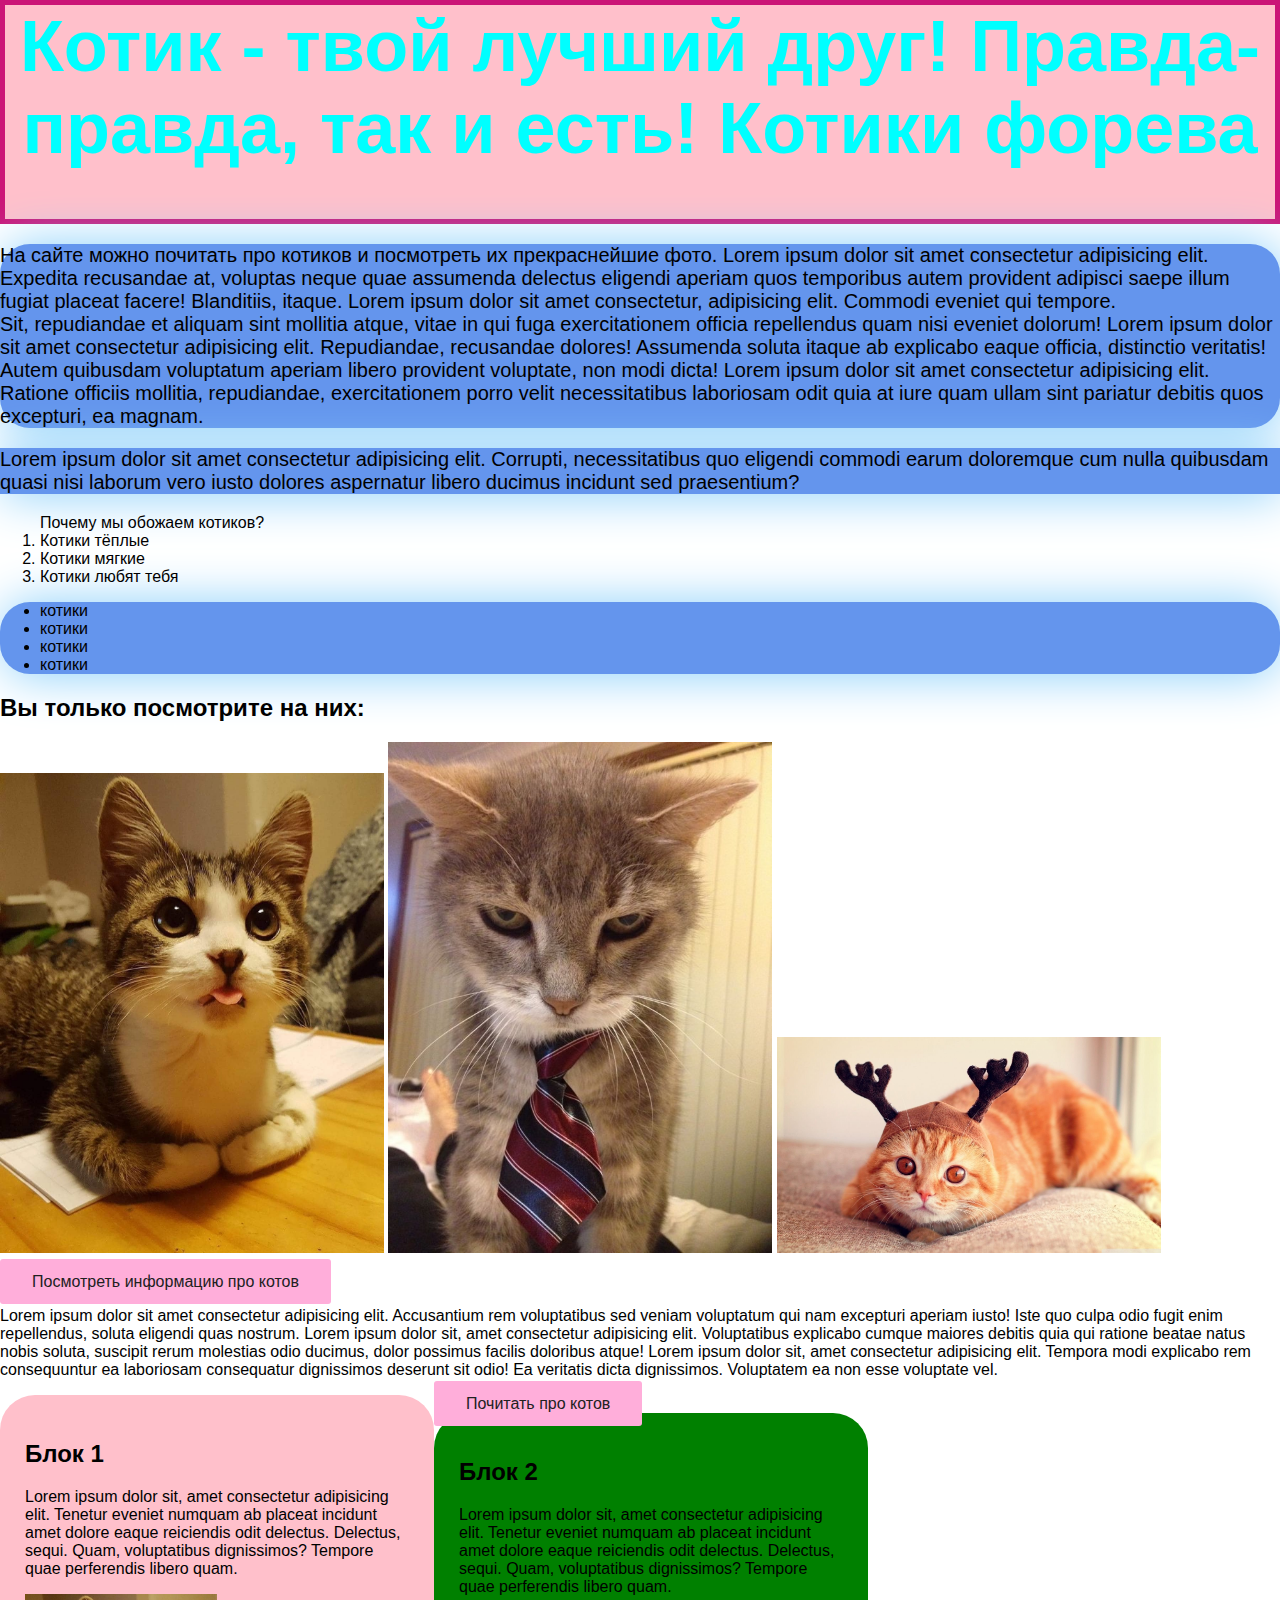
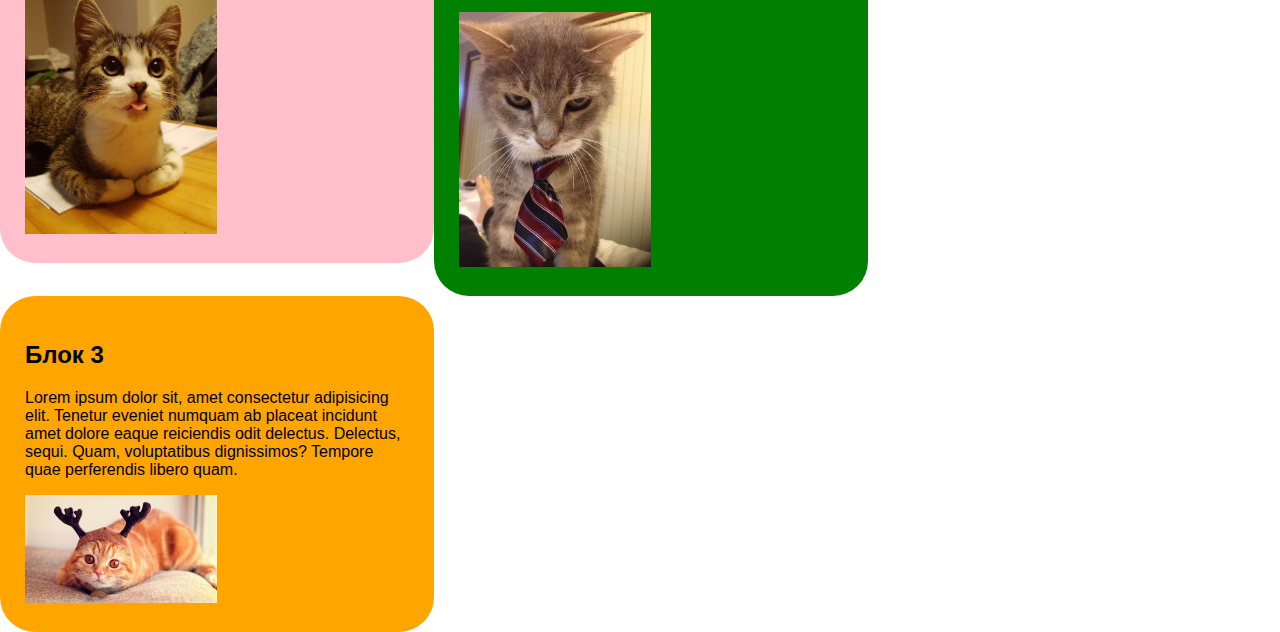
<file: Lesson 1/index.html>
<!DOCTYPE html>
<html lang="en">
<head>
    <meta charset="UTF-8">
    <meta http-equiv="X-UA-Compatible" content="IE=edge">
    <meta name="viewport" content="width=device-width, initial-scale=1.0">
    <title>Сайт про котиков</title>
    <link rel="stylesheet" href="./style.css">
</head>
<body>
  <h1>Котик - твой лучший друг! Правда-правда, так и есть! Котики форева</h1> <!-- заголовок --> 
  <p class="large blue rounded">На сайте можно почитать про котиков и посмотреть их прекраснейшие фото. Lorem ipsum dolor sit amet consectetur adipisicing elit. Expedita recusandae at, voluptas neque quae assumenda delectus eligendi aperiam quos temporibus autem provident adipisci saepe illum fugiat placeat facere! Blanditiis, itaque. Lorem ipsum dolor sit amet consectetur, adipisicing elit. Commodi eveniet qui tempore. <br> Sit, repudiandae et aliquam sint mollitia atque, vitae in qui fuga exercitationem officia repellendus quam nisi eveniet dolorum! Lorem ipsum dolor sit amet consectetur adipisicing elit. Repudiandae, recusandae dolores! Assumenda soluta itaque ab explicabo eaque officia, distinctio veritatis! Autem quibusdam voluptatum aperiam libero provident voluptate, non modi dicta! Lorem ipsum dolor sit amet consectetur adipisicing elit. Ratione officiis mollitia, repudiandae, exercitationem porro velit necessitatibus laboriosam odit quia at iure quam ullam sint pariatur debitis quos excepturi, ea magnam. </p> 
  <p class="large blue">Lorem ipsum dolor sit amet consectetur adipisicing elit. Corrupti, necessitatibus quo eligendi commodi earum doloremque cum nulla quibusdam quasi nisi laborum vero iusto dolores aspernatur libero ducimus incidunt sed praesentium?</p> <!-- абзац -->
  <!--нумерованный список -->
<ol> Почему мы обожаем котиков?
    <li>Котики тёплые</li>
    <li>Котики мягкие</li>
    <li>Котики любят тебя</li>
</ol>
<!-- маркированный список -->
<ul class="blue rounded">
    <li>котики</li>
    <li>котики</li>
    <li>котики</li>
    <li>котики</li>
</ul>
<h2>Вы только посмотрите на них:</h2>
<img src="./котики/cat1.jpg" alt="Смешной кот" title="Смешной котик">
<img src="./котики/cat2.jpg" alt="">
<img src="./котики/cat3.jpg" alt="">
<p><a href="https://petstory.ru/knowledge/cats/" target="_blank">Посмотреть информацию про котов</a></p>
<p">Lorem ipsum dolor sit amet consectetur adipisicing elit. Accusantium rem voluptatibus sed veniam voluptatum qui nam excepturi aperiam iusto! Iste quo culpa odio fugit enim repellendus, soluta eligendi quas nostrum. Lorem ipsum dolor sit, amet consectetur adipisicing elit. Voluptatibus explicabo cumque maiores debitis quia qui ratione beatae natus nobis soluta, suscipit rerum molestias odio ducimus, dolor possimus facilis doloribus atque! Lorem ipsum dolor sit, amet consectetur adipisicing elit. Tempora modi explicabo rem consequuntur ea laboriosam consequatur dignissimos deserunt sit odio! Ea veritatis dicta dignissimos. Voluptatem ea non esse voluptate vel.</p>
<a href="https://petstory.ru/knowledge/cats/" target="_blank">Почитать про котов</a>
<div class="block pink">
    <h2>Блок 1</h2>
    <p>Lorem ipsum dolor sit, amet consectetur adipisicing elit. Tenetur eveniet numquam ab placeat incidunt amet dolore eaque reiciendis odit delectus. Delectus, sequi. Quam, voluptatibus dignissimos? Tempore quae perferendis libero quam.</p>
    <img src="./котики/cat1.jpg" alt="">
</div>
<div >
<div class="block green">
    <h2>Блок 2</h2>
    <p>Lorem ipsum dolor sit, amet consectetur adipisicing elit. Tenetur eveniet numquam ab placeat incidunt amet dolore eaque reiciendis odit delectus. Delectus, sequi. Quam, voluptatibus dignissimos? Tempore quae perferendis libero quam.</p>
    <img src="./котики/cat2.jpg" alt="">
</div>
<div class="block orange">
    <h2>Блок 3</h2>
    <p>Lorem ipsum dolor sit, amet consectetur adipisicing elit. Tenetur eveniet numquam ab placeat incidunt amet dolore eaque reiciendis odit delectus. Delectus, sequi. Quam, voluptatibus dignissimos? Tempore quae perferendis libero quam.</p>
    <img src="./котики/cat3.jpg" alt="">
</div>
</body>
</html>
</file>
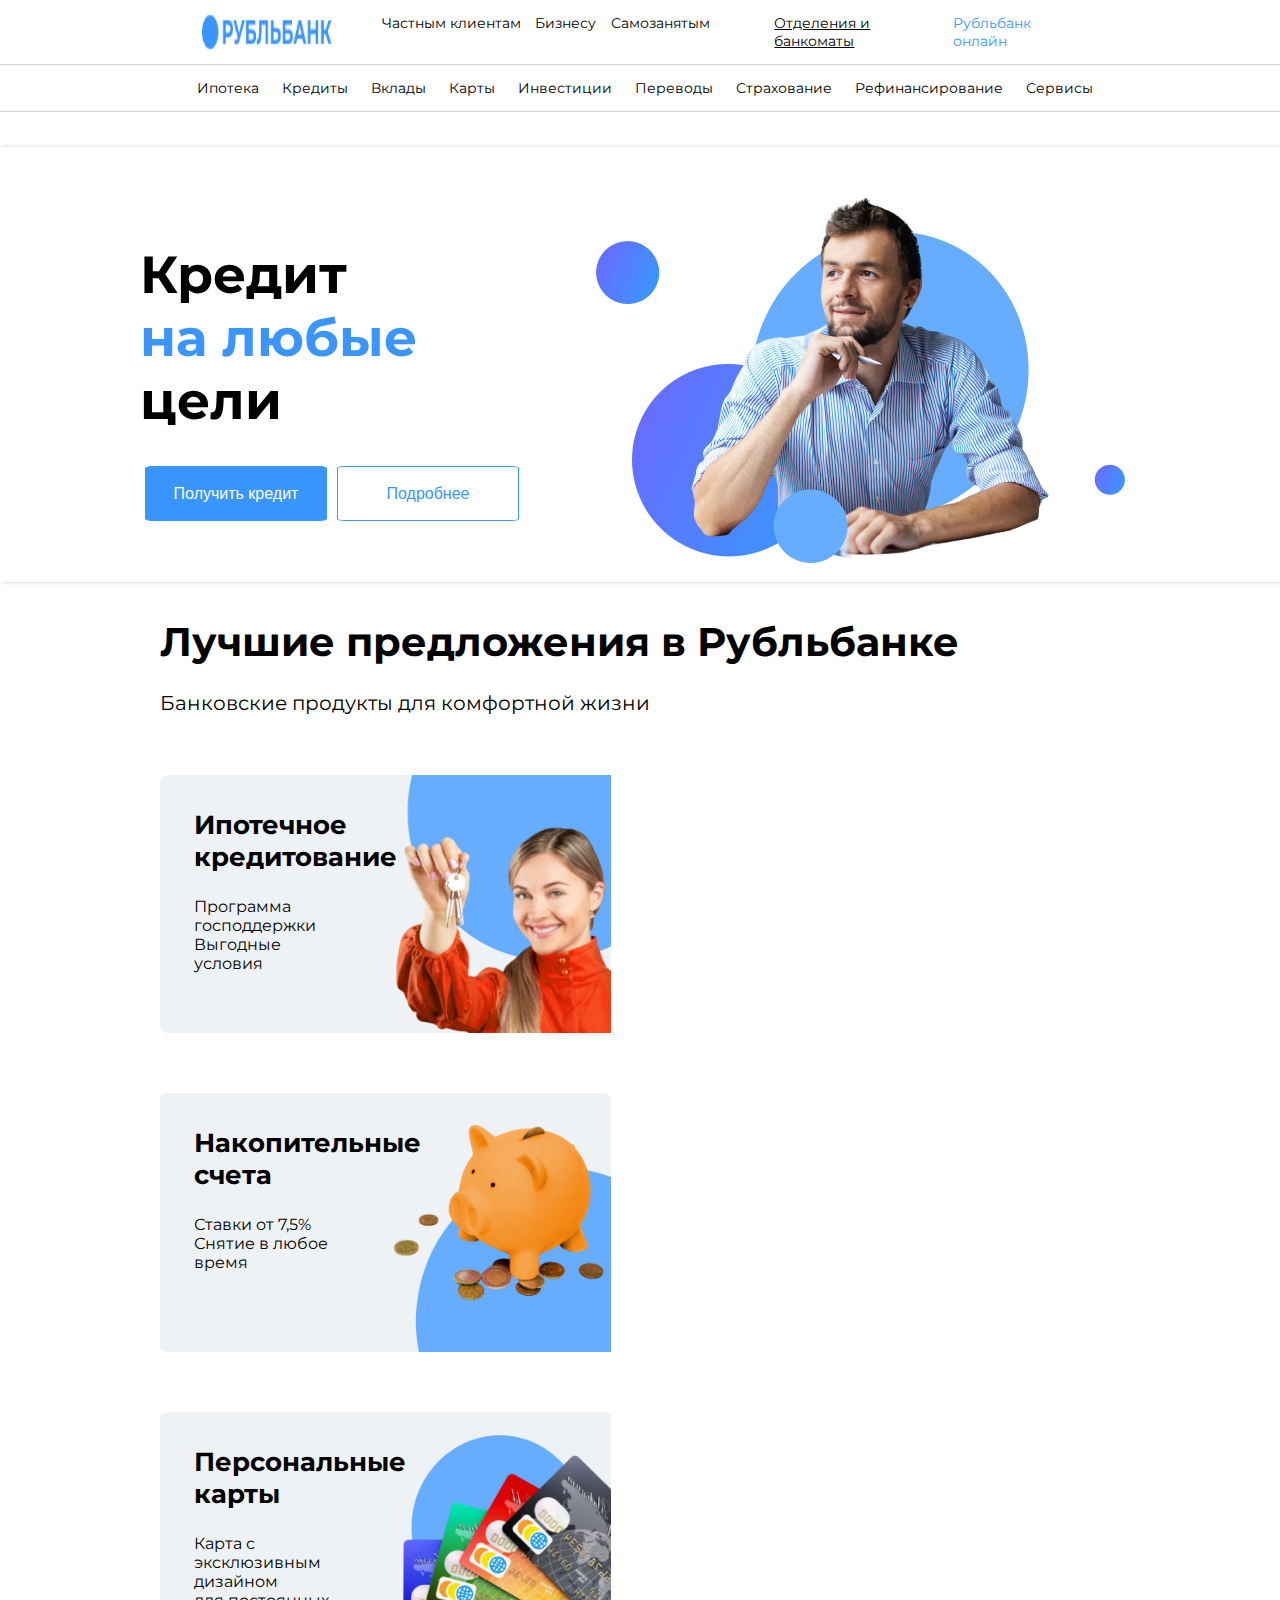
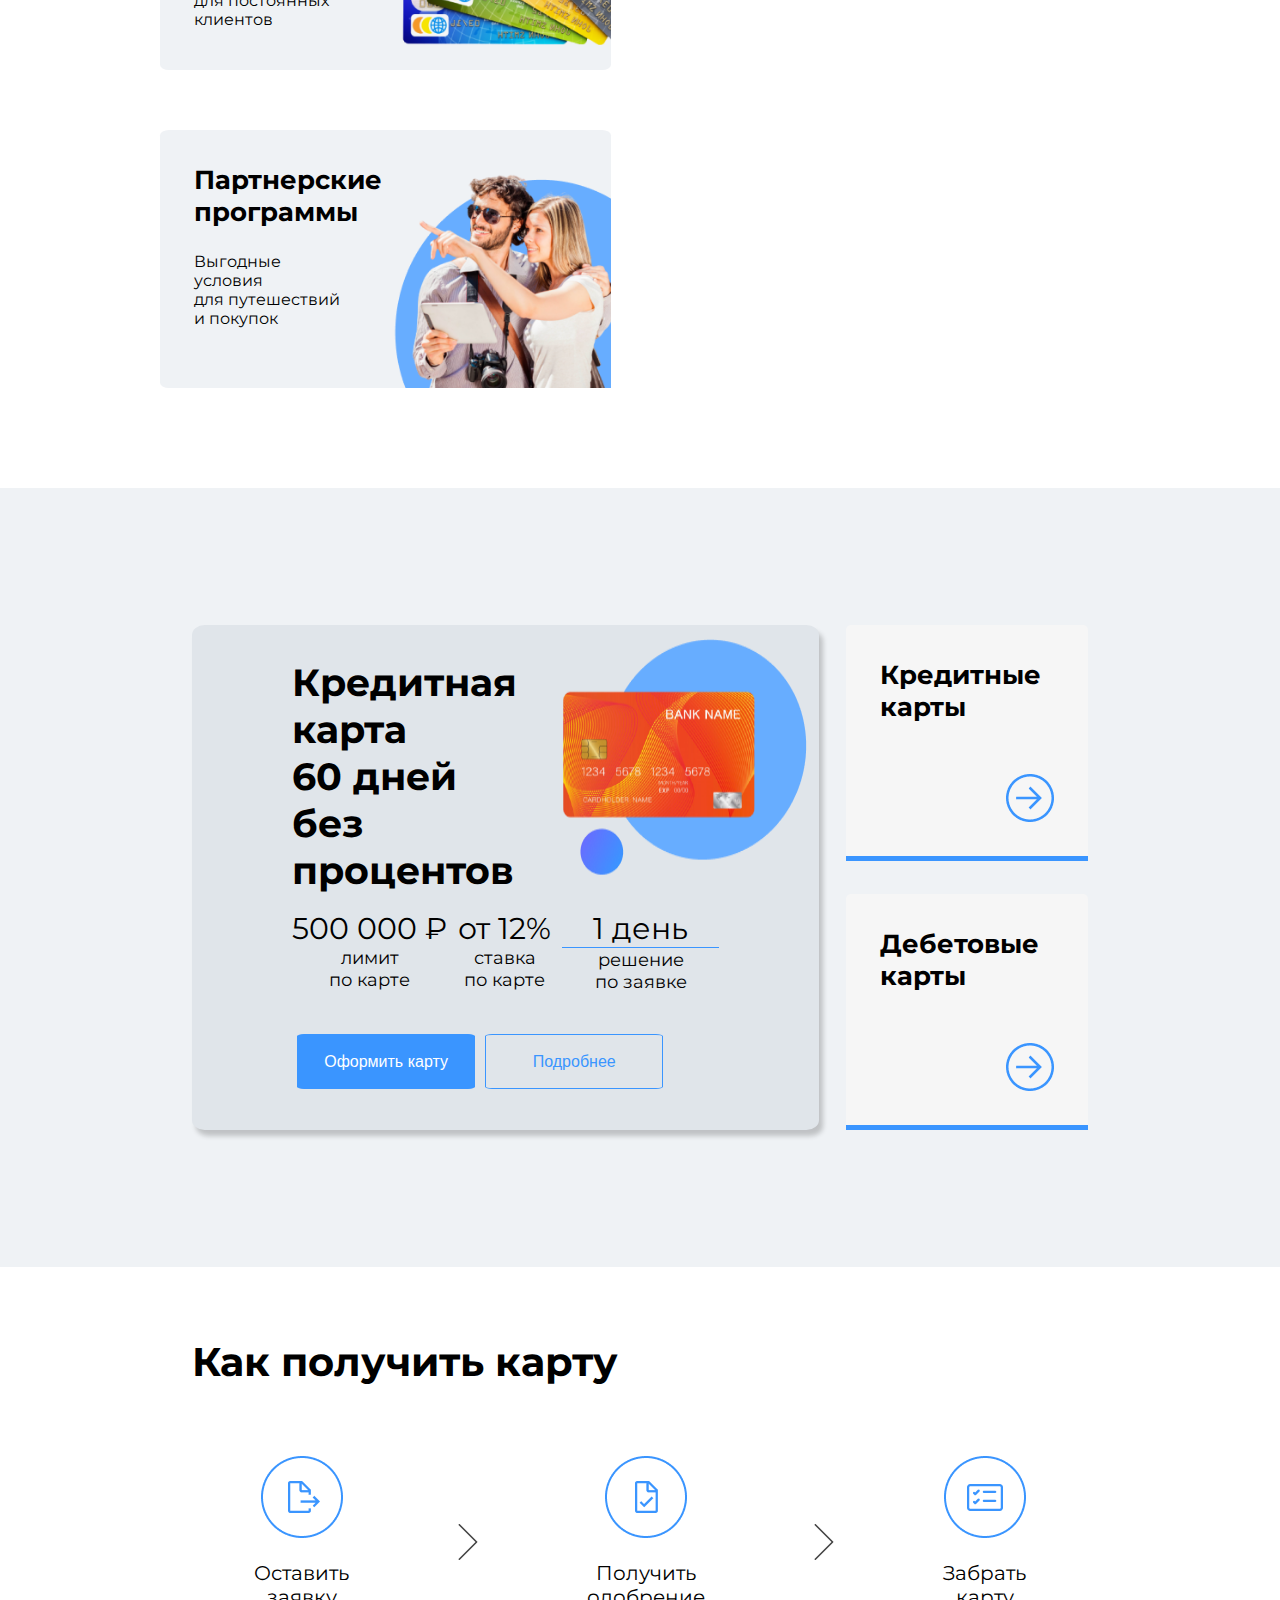
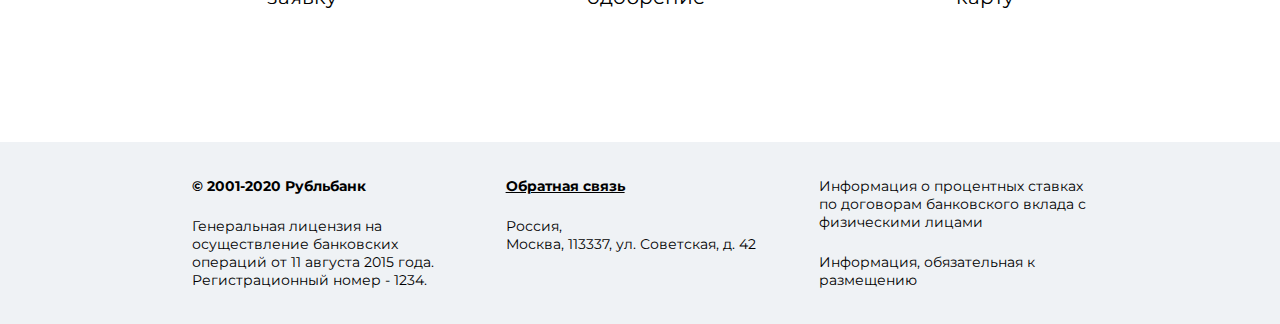
<file: RubleBunk/index.first-page.html>
<!DOCTYPE html>
<html lang="en">
  <head>
    <meta charset="UTF-8" />
    <meta http-equiv="X-UA-Compatible" content="IE=edge" />
    <meta name="viewport" content="width=device-width, initial-scale=1.0" />
    <title>Рубльбанк</title>
    <link rel="stylesheet" href="style.first-page.css" />
    <link rel="preconnect" href="https://fonts.googleapis.com" />
    <link rel="preconnect" href="https://fonts.gstatic.com" crossorigin />
    <link
      href="https://fonts.googleapis.com/css2?family=Montserrat:wght@400;500;600&display=swap"
      rel="stylesheet"
    />
  </head>
  <body>
    <div class="main-container">
      <header>
        <div class="header-wrapper">
          <div class="upper-menu">
            <div class="left-side-menu">
              <img src="img/logo.png" alt="logo" />
              <ul class="left-side-menu-list">
                <li class="link-change">Частным клиентам</li>
                <li class="link-change">Бизнесу</li>
                <li class="link-change">Самозанятым</li>
              </ul>
            </div>
            <div class="right-side-menu">
              <ul class="right-side-menu-list">
                <li class="link-change">
                  <span class="ATM">Отделения и банкоматы</span>
                </li>
                <li class="link-change">
                  <span class="bank-online">Рубльбанк онлайн</span>
                </li>
              </ul>
            </div>
          </div>
          <div class="main-menu">
            <nav>
              <ul class="nav-menu">
                <li class="link-change">Ипотека</li>
                <li class="link-change">Кредиты</li>
                <li class="link-change">Вклады</li>
                <li class="link-change">Карты</li>
                <li class="link-change">Инвестиции</li>
                <li class="link-change">Переводы</li>
                <li class="link-change">Страхование</li>
                <li class="link-change">Рефинансирование</li>
                <li class="link-change">Сервисы</li>
              </ul>
            </nav>
          </div>
        </div>
      </header>
      <main>
        <section class="main-banner">
          <div class="main-banner-wrapper">
            <div class="loan-wrapper">
              <h1>
                Кредит <br /><span class="heading-blue">на любые</span> цели
              </h1>
              <div class="buttons-wrapper">
                <button class="button blue">Получить кредит</button>
                <button class="button white">Подробнее</button>
              </div>
            </div>
            <img class="banner" src="img/banner.png" alt="Main banner" />
          </div>
        </section>
        <section class="best-offers">
          <div class="best-offers-wrapper">
            <div class="best-offer-titles">
              <p class="best-offer-title-big">
                Лучшие предложения в Рубльбанке
              </p>
              <p class="best-offer-title-small">
                Банковские продукты для комфортной жизни
              </p>
            </div>
            <div class="bank-offers-wrapper">
              <div class="bank-offer">
                <div class="bank-offer-text">
                  <p class="bank-offer-title">Ипотечное кредитование</p>
                  <p class="bank-offer-description">
                    Программа господдержки<br />Выгодные условия
                  </p>
                </div>
                <img
                  class="bank-offer-pic"
                  src="img/mortgage.png"
                  alt="A woman with keys"
                />
              </div>
              <div class="bank-offer">
                <div class="bank-offer-text">
                  <p class="bank-offer-title">Накопительные счета</p>
                  <p class="bank-offer-description">
                    Ставки от 7,5%<br />Снятие в любое время
                  </p>
                </div>
                <img
                  class="bank-offer-pic"
                  src="img/pig-bank.png"
                  alt="A pig bank"
                />
              </div>
              <div class="bank-offer">
                <div class="bank-offer-text">
                  <p class="bank-offer-title">Персональные карты</p>
                  <p class="bank-offer-description">
                    Карта с эксклюзивным дизайном <br />
                    для постоянных клиентов
                  </p>
                </div>
                <img
                  class="bank-offer-pic"
                  src="img/personal cards.png"
                  alt="Personal cards"
                />
              </div>
              <div class="bank-offer">
                <div class="bank-offer-text">
                  <p class="bank-offer-title">Партнерские программы</p>
                  <p class="bank-offer-description">
                    Выгодные условия <br />
                    для путешествий <br />
                    и покупок
                  </p>
                </div>
                <img
                  class="bank-offer-pic"
                  src="img/programme-partner.png"
                  alt="Programme partners"
                />
              </div>
            </div>
          </div>
        </section>
        <section class="credit-card">
          <div class="credit-cards-wrapper">
            <div class="card-special-offer">
              <div class="card-text-and-pic">
                <p class="card-text">
                  Кредитная карта<br />
                  60 дней<br />
                  без процентов
                </p>
                <img
                  class="card-pic"
                  src="img/60-days-card.png"
                  alt="Credit card"
                />
              </div>
              <div class="card-conditions-wrapper">
                <div class="card-condition">
                  <p class="card-upper-text">500 000 ₽</p>
                  <span class="card-line"></span>
                  <p class="card-lower-text">
                    лимит<br />
                    по карте
                  </p>
                </div>
                <div class="card-condition">
                  <p class="card-upper-text">от 12%</p>
                  <span class="card-line"></span>
                  <p class="card-lower-text">
                    ставка<br />
                    по карте
                  </p>
                </div>
                <div class="card-condition">
                  <p class="card-upper-text">1 день</p>
                  <span class="card-thin-line"></span>
                  <p class="card-lower-text">
                    решение<br />
                    по заявке
                  </p>
                </div>
              </div>
              <div class="card-buttons-wrapper">
                <button class="button blue">Оформить карту</button>
                <button class="button gray">Подробнее</button>
              </div>
            </div>
            <div class="credit-debet-cards">
              <div class="credit-cards">
                <p class="cards-heading">Кредитные карты</p>
                <div class="arrow-wrapper">
                  <img class="arrow" src="img/transition.png" alt="" />
                </div>
                <div class="card-thick-line"></div>
              </div>
              <div class="debet-cards">
                <p class="cards-heading">Дебетовые карты</p>
                <div class="arrow-wrapper">
                  <img class="arrow" src="img/transition.png" alt="" />
                </div>
                <div class="card-thick-line"></div>
              </div>
            </div>
          </div>
        </section>
        <section class="get-card">
          <div class="get-card-wrapper">
            <p class="get-card-heading">Как получить карту</p>
            <div class="get-card-actions">
              <div class="action">
                <img
                  class="get-card-pic"
                  src="img/icon-make-an-application.png"
                  alt=""
                />
                <span class="get-card-text"
                  >Оставить<br />
                  заявку</span
                >
              </div>
              <div>
                <img
                  class="get-card-step"
                  src="img/grey-right-arrow 1.png"
                  alt=""
                />
              </div>
              <div class="action">
                <img class="get-card-pic" src="img/icon-approve.png" alt="" />
                <span class="get-card-text"
                  >Получить<br />
                  одобрение</span
                >
              </div>
              <div>
                <img
                  class="get-card-step"
                  src="img/grey-right-arrow 1.png"
                  alt=""
                />
              </div>
              <div class="action">
                <img
                  class="get-card-pic"
                  src="img/icon-take-a-card.png"
                  alt=""
                />
                <span class="get-card-text"
                  >Забрать<br />
                  карту</span
                >
              </div>
            </div>
          </div>
        </section>
      </main>
      <footer>
        <div class="footer-wrapper">
          <div class="lisence-info">
            <p class="company">© 2001-2020 Рубльбанк</p>
            <p class="lisence">
              Генеральная лицензия на осуществление банковских операций от 11
              августа 2015 года. Регистрационный номер - 1234.
            </p>
          </div>
          <div class="address-info">
            <p class="feedback">Обратная связь</p>
            <p class="address">Россия, <br>Москва, 113337, ул. Советская, д. 42</p>
          </div>
          <div class="general-info">
            <p class="percentage-info">
              Информация о процентных ставках по договорам банковского вклада с
              физическими лицами
            </p>
            <p class="obligatory-info">Информация, обязательная к размещению</p>
          </div>
        </div>
      </footer>
    </div>
  </body>
</html>
</file>
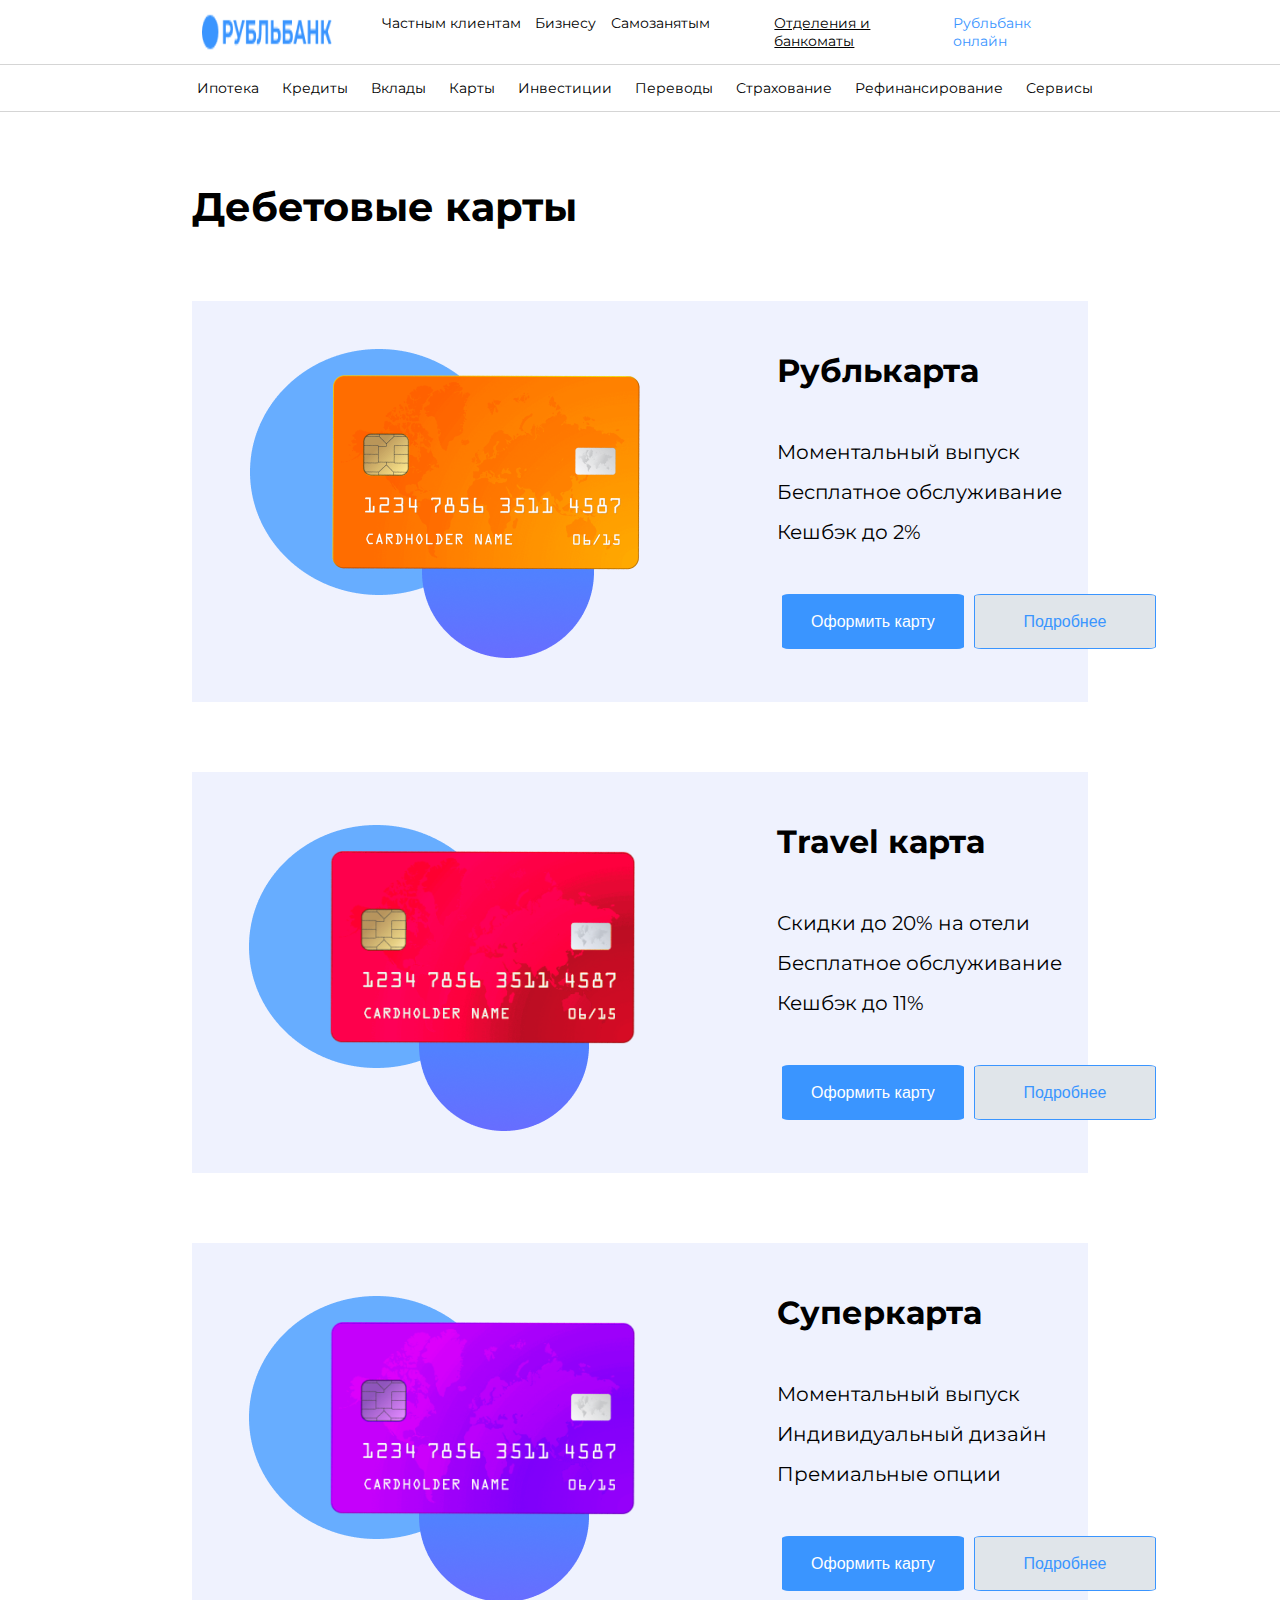
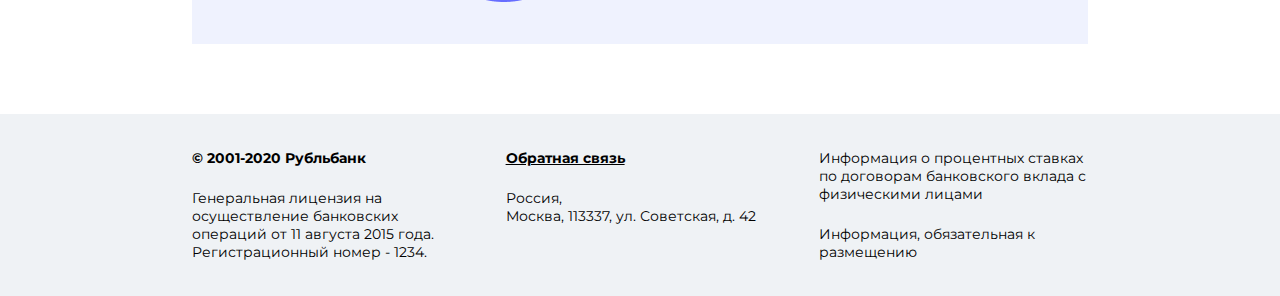
<file: RubleBunk/index.second-page.html>
<!DOCTYPE html>
<html lang="en">
<head>
    <meta charset="UTF-8">
    <meta name="viewport" content="width=device-width, initial-scale=1.0">
    <title>Дебетовые карты</title>
    <link rel="stylesheet" href="style.second-page.css" />
    <link rel="preconnect" href="https://fonts.googleapis.com" />
    <link rel="preconnect" href="https://fonts.gstatic.com" crossorigin />
    <link
      href="https://fonts.googleapis.com/css2?family=Montserrat:wght@400;500;600&display=swap"
      rel="stylesheet"
    />
</head>
<body>
    <div class="main-container">
        <header>
          <div class="header-wrapper">
            <div class="upper-menu">
              <div class="left-side-menu">
                <img src="img/logo.png" alt="logo" />
                <ul class="left-side-menu-list">
                  <li class="link-change">Частным клиентам</li>
                  <li class="link-change">Бизнесу</li>
                  <li class="link-change">Самозанятым</li>
                </ul>
              </div>
              <div class="right-side-menu">
                <ul class="right-side-menu-list">
                  <li class="link-change">
                    <span class="ATM">Отделения и банкоматы</span>
                  </li>
                  <li class="link-change">
                    <span class="bank-online">Рубльбанк онлайн</span>
                  </li>
                </ul>
              </div>
            </div>
            <div class="main-menu">
              <nav>
                <ul class="nav-menu">
                  <li class="link-change">Ипотека</li>
                  <li class="link-change">Кредиты</li>
                  <li class="link-change">Вклады</li>
                  <li class="link-change">Карты</li>
                  <li class="link-change">Инвестиции</li>
                  <li class="link-change">Переводы</li>
                  <li class="link-change">Страхование</li>
                  <li class="link-change">Рефинансирование</li>
                  <li class="link-change">Сервисы</li>
                </ul>
              </nav>
            </div>
          </div>
        </header>  
        <main>
        <section class="debet-cards">
            <div class="debet-cards-wrapper">
                <p class="debet-cards-heading">Дебетовые карты</p>
                <div class="rublecard card-wrapper">
                    <img class="debet-cards-pic" src="img/ruble-card.png" alt="">
                    <div class="debet-cards-info">
                        <p class="debet-card-info-heading">Рублькарта</p>
                        <p class="debet-card-info-text">Моментальный выпуск <br>Бесплатное обслуживание <br>Кешбэк до 2%</p>
                        <div class="debet-card-info-buttons">
                            <button class="blue">Оформить карту</button>
                            <button class="gray">Подробнее</button>
                        </div>
                    </div>
                </div>
                <div class="travelcard card-wrapper">
                    <img class="debet-cards-pic" src="img/travel-card.png" alt="">
                    <div class="debet-cards-info">
                        <p class="debet-card-info-heading">Travel карта</p>
                        <p class="debet-card-info-text">Скидки до 20% на отели <br>Бесплатное обслуживание <br>Кешбэк до 11%</p>
                        <div class="debet-card-info-buttons">
                            <button class="blue">Оформить карту</button>
                            <button class="gray">Подробнее</button>
                        </div>
                    </div>
                </div>
                <div class="supercard card-wrapper">
                    <img class="debet-cards-pic" src="img/super-card.png" alt="">
                    <div class="debet-cards-info">
                        <p class="debet-card-info-heading">Суперкарта</p>
                        <p class="debet-card-info-text">Моментальный выпуск <br>Индивидуальный дизайн <br>Премиальные опции</p>
                        <div class="debet-card-info-buttons">
                            <button class="blue">Оформить карту</button>
                            <button class="gray">Подробнее</button>
                        </div>
                    </div>
                </div>
            </div>
        </section>
    </main> 
        <footer>
            <div class="footer-wrapper">
              <div class="lisence-info">
                <p class="company">© 2001-2020 Рубльбанк</p>
                <p class="lisence">
                  Генеральная лицензия на осуществление банковских операций от 11
                  августа 2015 года. Регистрационный номер - 1234.
                </p>
              </div>
              <div class="address-info">
                <p class="feedback">Обратная связь</p>
                <p class="address">Россия, <br>Москва, 113337, ул. Советская, д. 42</p>
              </div>
              <div class="general-info">
                <p class="percentage-info">
                  Информация о процентных ставках по договорам банковского вклада с
                  физическими лицами
                </p>
                <p class="obligatory-info">Информация, обязательная к размещению</p>
              </div>
            </div>
          </footer>
</body>
</html>
</file>
<file: Lesson 1/style.css>
body {
    font-family: Arial;
    margin: 0;
}
h1 {
    border: 5px solid #cb1577;
    background: pink;
    font-size: 4.5rem;
    color: aqua;
    text-align: center;
    padding-bottom: 50px;
    margin: 0px;
}
img {
    width: 30%;
    transition: 0.5s;
}
img:hover {
    transform: scale(1.1, 1.1);
}
a {
    padding: 14px 32px;
    background: #FFAEDA;
    border-radius: 3px;
    text-decoration: none;
    color: #212121;  
}
a:hover {
    background-color: cornflowerblue;
    color: #ffffff;
}
.large {
    font-size: 20px;
}
.blue {
    background: cornflowerblue;
    box-shadow: 2px 1px 50px lightskyblue;
}
.rounded {
    border-radius: 30px;
}
.block {
    width: 30%;
    border-radius: 35px;
    padding: 25px;
    float: left;
}
.block img {
    width: 50%;
}
.pink {
    background: pink;
}
.green {
    background: green;
}
.orange {
    background: orange;
}
</file>
<file: RubleBunk/style.first-page.css>
body {
  font-family: "Montserrat", sans-serif;
  box-sizing: border-box;
  overflow-x: hidden;
  margin: 0 auto;
}

.main-container {
  width: 100vw;
}

.header-wrapper {
  display: flex;
  flex-direction: column;
  align-items: center;
  width: 100%;
  margin: 0 auto;
}

.upper-menu {
  width: 70%;
  display: flex;
  justify-content: space-between;
}

.left-side-menu {
  display: flex;
  font-size: 14px;
}

.left-side-menu img {
  width: 25%;
  margin: 10px;
}

.left-side-menu-list {
  display: flex;
  justify-content: space-between;
  list-style-type: none;
  width: 100%;
}

.right-side-menu {
  font-size: 14px;
  width: 35%;
}

.right-side-menu-list {
  display: flex;
  justify-content: space-between;
  list-style-type: none;
  padding: 0;
  width: 100%;
}

.ATM {
  text-decoration: underline;
}

.bank-online {
  color: #3a95ff;
}

.main-menu {
  font-size: 14px;
  border-top: 1px solid rgb(213, 213, 213);
  border-bottom: 1px solid rgb(213, 213, 213);
  width: 100%;
}

nav {
  width: 100%;
  display: flex;
  justify-content: center;
}

.nav-menu {
  display: flex;
  justify-content: space-between;
  list-style-type: none;
  padding-left: 10px;
  width: 70%;
}

.link-change {
  cursor: pointer;
}

.link-change:hover {
  transform: scale(1.2);
}

.main-banner {
  width: 100%;
}

.main-banner-wrapper {
  width: 100%;
  margin: 35px 0;
  display: flex;
  justify-content: center;
  box-shadow: 2px 0 4px rgba(0, 0, 0, 0.2);
}

.loan-wrapper {
  width: 30%;
  display: flex;
  flex-direction: column;
  justify-content: center;
}

h1 {
  font-size: 52px;
}

.heading-blue {
  color: #3a95ff;
}

.buttons-wrapper {
  width: 100%;
  display: flex;
  justify-content: space-between;
}

.button {
  width: 200px;
  height: 55px;
  font-size: 16px;
  border: 0.5px solid #3a95ff;
  border-radius: 4%;
  margin: 0 5px;
  cursor: pointer;
}

.blue {
  background-color: #3a95ff;
  color: white;
}

.white {
  background-color: white;
  color: #3a95ff;
}

.gray {
  background-color: #e0e5ea;
  color: #3a95ff;
}

.banner {
  margin: 35px 0 0 65px;
}

.best-offers {
  width: 100%;
  display: flex;
  justify-content: center;
}

.best-offers-wrapper {
  width: 75%;
  display: flex;
  flex-direction: column;
}

.best-offer-title-big {
  font-size: 40px;
  font-weight: 700;
  margin: 0;
}

.best-offer-title-small {
  font-size: 20px;
  margin: 25px 0;
}

.bank-offers-wrapper {
  display: flex;
  flex-wrap: wrap;
  width: 100%;
  margin: 0 0 75px;
}

.bank-offer {
  display: flex;
  width: 47%;
  margin: 35px 30px 25px 0;
  background-color: #eff2f5;
  border-radius: 2%;
}

.bank-offer-text {
  width: 50%;
}

.bank-offer-title {
  font-size: 26px;
  font-weight: 700;
  margin: 34px 34px 0;
}

.bank-offer-description {
  font-size: 16px;
  margin: 24px 34px 0;
}

.bank-offer-pic {
  width: 50%;
}

.credit-card {
  width: 100%;
  background-color: #eff2f5;
  display: flex;
  justify-content: center;
}

.credit-cards-wrapper {
  width: 70%;
  display: flex;
  justify-content: space-between;
  margin: 137px 0;
}

.card-special-offer {
  width: 70%;
  background-color: #e0e5ea;
  border-radius: 2%;
  box-shadow: 4px 6px 5px rgba(0, 0, 0, 0.2);
  display: flex;
  flex-direction: column;
}

.card-text-and-pic {
  display: flex;
  justify-content: space-between;
}

.card-text {
  font-size: 38px;
  font-weight: 700;
  margin: 34px 43px 0 100px;
}

.card-conditions-wrapper {
  display: flex;
  justify-content: space-between;
  margin: 16px 100px 0;
}

.card-condition {
  display: flex;
  flex-direction: column;
  align-items: center;
}

.card-upper-text {
  margin: 0;
  font-size: 30px;
}

.card-thin-line {
  width: 157px;
  height: 1px;
  color: #3a95ff;
  border-top: 1px solid #3a95ff;
}

.card-lower-text {
  margin: 0;
  font-size: 18px;
  text-align: center;
}

.card-buttons-wrapper {
  display: flex;
  width: 60%;
  justify-content: space-between;
  margin: 41px 0 41px 100px;
}

.credit-debet-cards {
  width: 27%;
  display: flex;
  flex-direction: column;
  justify-content: space-between;
}

.cards-heading {
  margin: 34px;
  font-size: 26px;
  font-weight: 700;
}

.arrow-wrapper {
  display: flex;
  justify-content: end;
}

.arrow {
  margin: 17px 34px 34px;
  cursor: pointer;
}

.credit-cards {
  background-color: #f6f6f6;
  border-radius: 2%;
}

.debet-cards {
  background-color: #f6f6f6;
  border-radius: 2%;
}

.card-thick-line {
  height: 5px;
  background-color: #3a95ff;
}

.get-card {
  width: 100%;
  display: flex;
  justify-content: center;
}

.get-card-wrapper {
  width: 70%;

}

.get-card-heading {
  margin: 70px 0;
  font-size: 40px;
  font-weight: 700;
}

.get-card-actions {
  display: flex;
  justify-content: space-around;
  align-items: center;
  margin-bottom: 110px;
}

.action {
  display: flex;
  flex-direction: column;
  align-items: center;
}

.get-card-pic {
  width: 82px;
  height: 82px;
}

.get-card-text {
  margin: 23px;
  font-size: 20px;
  text-align: center;
}

footer {
  width: 100%;
  background-color: #eff2f5;
  display: flex;
  justify-content: center;
}

.footer-wrapper {
  width: 70%;
  margin: 35px 0;
  display: flex;
  justify-content: space-between;
}

.lisence-info {
  width: 30%;
}

.company {
  font-size: 14px;
  font-weight: 700;
  margin: 0;
}

.lisence {
  font-size: 14px;
  margin: 22px 0 0;
}

.address-info {
  width: 30%;
}

.feedback {
  font-size: 14px;
  font-weight: 700;
  margin: 0;
  text-decoration: underline;
}

.address {
  font-size: 14px;
  margin: 22px 0 0;
}

.general-info {
  width: 30%;
}

.percentage-info {
  font-size: 14px;
  margin: 0;
}

.obligatory-info {
  font-size: 14px;
  margin: 22px 0 0;
}
</file>
<file: RubleBunk/style.second-page.css>
body {
    font-family: "Montserrat", sans-serif;
    box-sizing: border-box;
    overflow-x: hidden;
    margin: 0 auto;
  }
  
  .main-container {
    width: 100vw;
  }
  
  .header-wrapper {
    display: flex;
    flex-direction: column;
    align-items: center;
    width: 100%;
    margin: 0 auto;
  }
  
  .upper-menu {
    width: 70%;
    display: flex;
    justify-content: space-between;
  }
  
  .left-side-menu {
    display: flex;
    font-size: 14px;
  }
  
  .left-side-menu img {
    width: 25%;
    margin: 10px;
  }
  
  .left-side-menu-list {
    display: flex;
    justify-content: space-between;
    list-style-type: none;
    width: 100%;
  }
  
  .right-side-menu {
    font-size: 14px;
    width: 35%;
  }
  
  .right-side-menu-list {
    display: flex;
    justify-content: space-between;
    list-style-type: none;
    padding: 0;
    width: 100%;
  }
  
  .ATM {
    text-decoration: underline;
  }
  
  .bank-online {
    color: #3a95ff;
  }
  
  .main-menu {
    font-size: 14px;
    border-top: 1px solid rgb(213, 213, 213);
    border-bottom: 1px solid rgb(213, 213, 213);
    width: 100%;
  }
  
  nav {
    width: 100%;
    display: flex;
    justify-content: center;
  }
  
  .nav-menu {
    display: flex;
    justify-content: space-between;
    list-style-type: none;
    padding-left: 10px;
    width: 70%;
  }
  
  .link-change {
    cursor: pointer;
  }
  
  .link-change:hover {
    transform: scale(1.2);
  }

  .debet-cards {
    width: 100%;
    display: flex;
    justify-content: center;
  }

  .debet-cards-wrapper {
    width: 70%;
    margin: 70px 0;
  }

  .debet-cards-heading {
    font-size: 40px;
    font-weight: 700;
    margin: 0;
  }

  .card-wrapper {
    width: 100%;
    background-color: #eff2fe;
    margin-top: 70px;
    display: flex;
  }

  .debet-cards-info {
    width: 100%;
    margin: 50px 0;
  }

  .debet-card-info-heading {
    margin: 0 30px;
    font-size: 32px;
    font-weight: 700;
  }

  .debet-card-info-text {
    margin: 42px 30px;
    font-size: 20px;
    line-height: 200%;
  }

  .debet-card-info-buttons {
    width: 80%;
    display: flex;
    justify-content: space-between;
    margin: 0 30px;
  }

  button {
    width: 200px;
    height: 55px;
    font-size: 16px;
    border: 0.5px solid #3a95ff;
    border-radius: 4%;
    margin: 0 5px;
    cursor: pointer;
  }

  .blue {
    background-color: #3a95ff;
    color: white;
  }

  .gray {
    background-color: #e0e5ea;
    color: #3a95ff;
  }

  footer {
    width: 100%;
    background-color: #eff2f5;
    display: flex;
    justify-content: center;
  }
  
  .footer-wrapper {
    width: 70%;
    margin: 35px 0;
    display: flex;
    justify-content: space-between;
  }
  
  .lisence-info {
    width: 30%;
  }
  
  .company {
    font-size: 14px;
    font-weight: 700;
    margin: 0;
  }
  
  .lisence {
    font-size: 14px;
    margin: 22px 0 0;
  }
  
  .address-info {
    width: 30%;
  }
  
  .feedback {
    font-size: 14px;
    font-weight: 700;
    margin: 0;
    text-decoration: underline;
  }
  
  .address {
    font-size: 14px;
    margin: 22px 0 0;
  }
  
  .general-info {
    width: 30%;
  }
  
  .percentage-info {
    font-size: 14px;
    margin: 0;
  }
  
  .obligatory-info {
    font-size: 14px;
    margin: 22px 0 0;
  }
</file>
